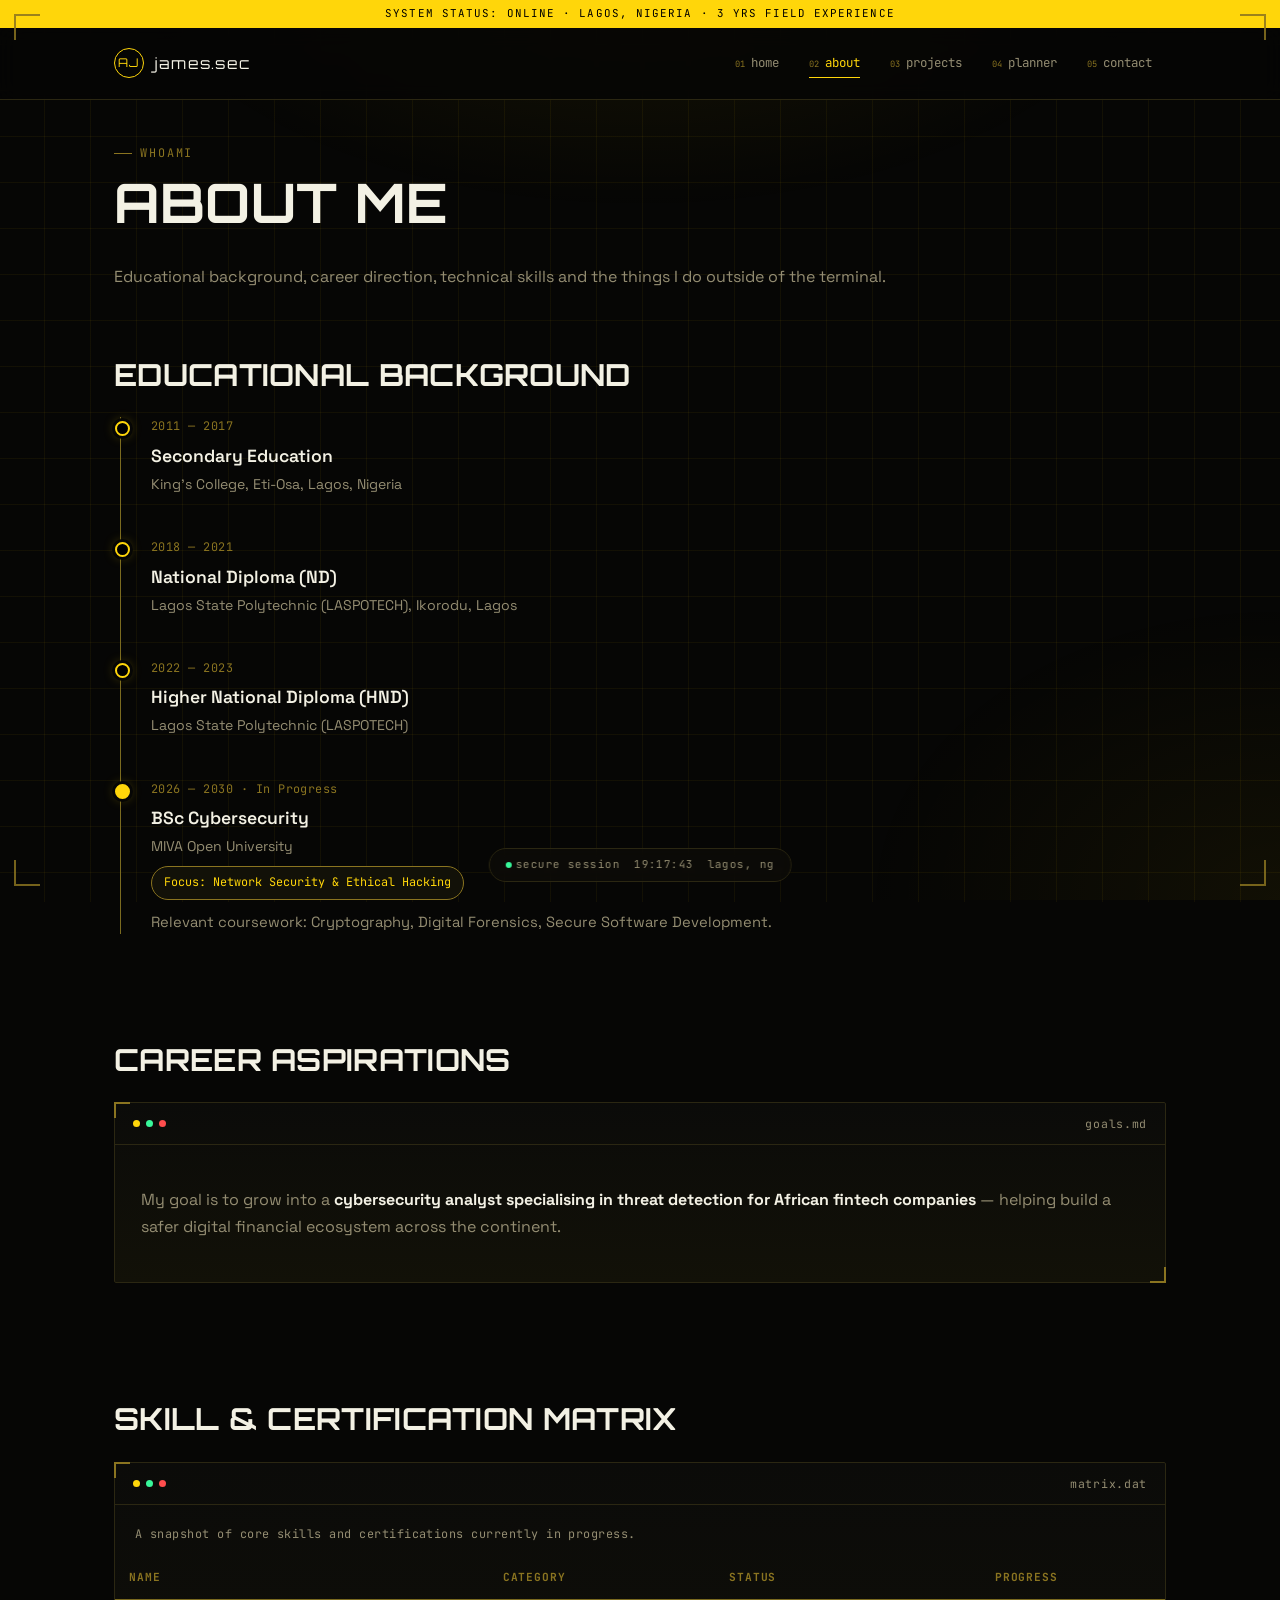
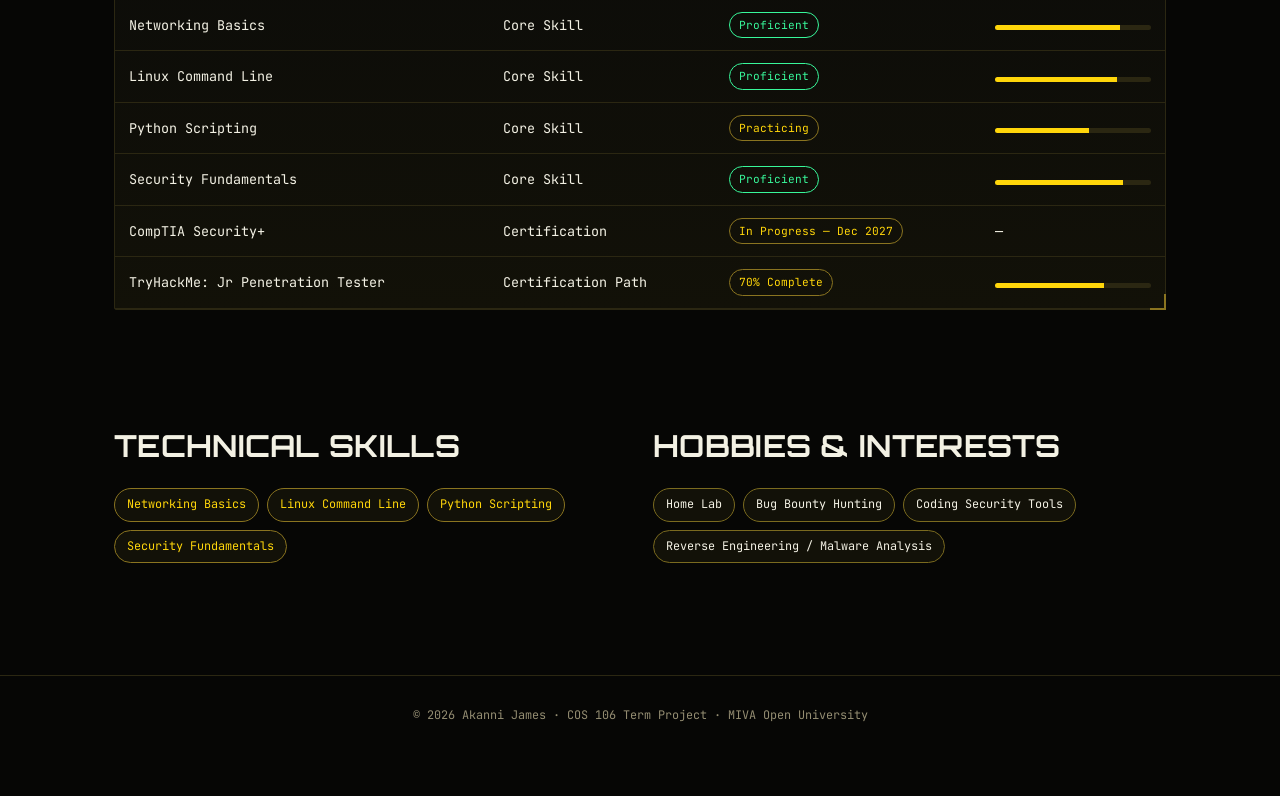
<file: about.html>
<!DOCTYPE html>
<html lang="en">
<head>
<meta charset="UTF-8">
<meta name="viewport" content="width=device-width, initial-scale=1.0">
<title>About Me — Akanni James</title>
<meta name="description" content="Educational background, career aspirations, technical skills and hobbies of Akanni James.">
<link rel="preconnect" href="https://fonts.googleapis.com">
<link href="https://fonts.googleapis.com/css2?family=Orbitron:wght@600;700;900&family=Space+Grotesk:wght@400;500;600;700&family=JetBrains+Mono:wght@400;500;700&display=swap" rel="stylesheet">
<link rel="stylesheet" href="style.css">
</head>
<body>

<div id="preloader" aria-hidden="true">
  <div class="boot-box">
    <div class="boot-logo">AJ // SECURE PORTFOLIO</div>
    <div class="boot-lines"></div>
    <div class="boot-track"><div class="boot-fill"></div></div>
    <div class="boot-pct">0%</div>
  </div>
</div>

<div class="hud-progress" id="hudProgress"></div>
<div class="hud-corner hud-corner--tl"></div>
<div class="hud-corner hud-corner--tr"></div>
<div class="hud-corner hud-corner--bl"></div>
<div class="hud-corner hud-corner--br"></div>
<div class="hud-readout">
  <span><span class="hud-dot"></span>secure session</span>
  <span id="hudClock">--:--:--</span>
  <span>lagos, ng</span>
</div>

<div class="status-strip">SYSTEM STATUS: ONLINE · LAGOS, NIGERIA · 3 YRS FIELD EXPERIENCE</div>
<a href="#main" class="skip-link">Skip to content</a>

<header class="site-header">
  <div class="container">
    <div class="brand"><span class="mark">AJ</span>james.sec</div>
    <button class="nav-toggle" aria-label="Toggle navigation" aria-expanded="false">menu</button>
    <ul class="nav-links">
      <li><a href="index.html"><span class="idx">01</span>home</a></li>
      <li><a href="about.html" aria-current="page"><span class="idx">02</span>about</a></li>
      <li><a href="projects.html"><span class="idx">03</span>projects</a></li>
      <li><a href="planner.html"><span class="idx">04</span>planner</a></li>
      <li><a href="contact.html"><span class="idx">05</span>contact</a></li>
    </ul>
  </div>
</header>

<main id="main">
  <div class="container">

    <section style="padding-top:44px;">
      <div class="eyebrow">whoami</div>
      <h1>About Me</h1>
      <p>Educational background, career direction, technical skills and the things I do outside of the terminal.</p>
    </section>

    <section style="padding-top:0;" class="reveal">
      <h2>Educational Background</h2>
      <ol class="timeline">
        <li class="timeline-item">
          <span class="timeline-date">2011 — 2017</span>
          <h3>Secondary Education</h3>
          <div class="school">King's College, Eti-Osa, Lagos, Nigeria</div>
        </li>
        <li class="timeline-item">
          <span class="timeline-date">2018 — 2021</span>
          <h3>National Diploma (ND)</h3>
          <div class="school">Lagos State Polytechnic (LASPOTECH), Ikorodu, Lagos</div>
        </li>
        <li class="timeline-item">
          <span class="timeline-date">2022 — 2023</span>
          <h3>Higher National Diploma (HND)</h3>
          <div class="school">Lagos State Polytechnic (LASPOTECH)</div>
        </li>
        <li class="timeline-item current">
          <span class="timeline-date">2026 — 2030 · In Progress</span>
          <h3>BSc Cybersecurity</h3>
          <div class="school">MIVA Open University</div>
          <div class="tag-row" style="margin-top:8px;">
            <span class="tag tag--yellow">Focus: Network Security &amp; Ethical Hacking</span>
          </div>
          <p style="margin-top:10px; font-size:0.92rem;">
            Relevant coursework: Cryptography, Digital Forensics, Secure Software Development.
          </p>
        </li>
      </ol>
    </section>

    <section class="reveal">
      <h2>Career Aspirations</h2>
      <div class="panel">
        <div class="panel__bar">
          <span class="dots"><span></span><span></span><span></span></span>
          <span>goals.md</span>
        </div>
        <div class="panel__body">
          <p>My goal is to grow into a <strong style="color:var(--text);">cybersecurity analyst specialising in threat detection for African fintech companies</strong> — helping build a safer digital financial ecosystem across the continent.</p>
        </div>
      </div>
    </section>

    <section class="reveal">
      <h2>Skill &amp; Certification Matrix</h2>
      <div class="panel">
        <div class="panel__bar">
          <span class="dots"><span></span><span></span><span></span></span>
          <span>matrix.dat</span>
        </div>
        <div class="panel__body" style="overflow-x:auto; padding:0;">
          <table class="data-table">
            <caption style="padding:20px 20px 0;">A snapshot of core skills and certifications currently in progress.</caption>
            <thead>
              <tr>
                <th scope="col">Name</th>
                <th scope="col">Category</th>
                <th scope="col">Status</th>
                <th scope="col">Progress</th>
              </tr>
            </thead>
            <tbody>
              <tr>
                <td>Networking Basics</td>
                <td>Core Skill</td>
                <td><span class="status-pill status-pill--active">Proficient</span></td>
                <td class="progress-cell"><div class="mini-track"><div class="mini-fill" data-fill-to="80"></div></div></td>
              </tr>
              <tr>
                <td>Linux Command Line</td>
                <td>Core Skill</td>
                <td><span class="status-pill status-pill--active">Proficient</span></td>
                <td class="progress-cell"><div class="mini-track"><div class="mini-fill" data-fill-to="78"></div></div></td>
              </tr>
              <tr>
                <td>Python Scripting</td>
                <td>Core Skill</td>
                <td><span class="status-pill status-pill--progress">Practicing</span></td>
                <td class="progress-cell"><div class="mini-track"><div class="mini-fill" data-fill-to="60"></div></div></td>
              </tr>
              <tr>
                <td>Security Fundamentals</td>
                <td>Core Skill</td>
                <td><span class="status-pill status-pill--active">Proficient</span></td>
                <td class="progress-cell"><div class="mini-track"><div class="mini-fill" data-fill-to="82"></div></div></td>
              </tr>
              <tr>
                <td>CompTIA Security+</td>
                <td>Certification</td>
                <td><span class="status-pill status-pill--progress">In Progress — Dec 2027</span></td>
                <td class="progress-cell">—</td>
              </tr>
              <tr>
                <td>TryHackMe: Jr Penetration Tester</td>
                <td>Certification Path</td>
                <td><span class="status-pill status-pill--progress">70% Complete</span></td>
                <td class="progress-cell"><div class="mini-track"><div class="mini-fill" data-fill-to="70"></div></div></td>
              </tr>
            </tbody>
          </table>
        </div>
      </div>
    </section>

    <section class="grid-2 reveal">
      <div>
        <h2>Technical Skills</h2>
        <div class="tag-row">
          <span class="tag tag--yellow">Networking Basics</span>
          <span class="tag tag--yellow">Linux Command Line</span>
          <span class="tag tag--yellow">Python Scripting</span>
          <span class="tag tag--yellow">Security Fundamentals</span>
        </div>
      </div>
      <div>
        <h2>Hobbies &amp; Interests</h2>
        <div class="tag-row">
          <span class="tag">Home Lab</span>
          <span class="tag">Bug Bounty Hunting</span>
          <span class="tag">Coding Security Tools</span>
          <span class="tag">Reverse Engineering / Malware Analysis</span>
        </div>
      </div>
    </section>

  </div>
</main>

<footer>
  <div class="container">
    &copy; 2026 Akanni James · COS 106 Term Project · MIVA Open University
  </div>
</footer>

<script src="script.js"></script>
</body>
</html>
</file>
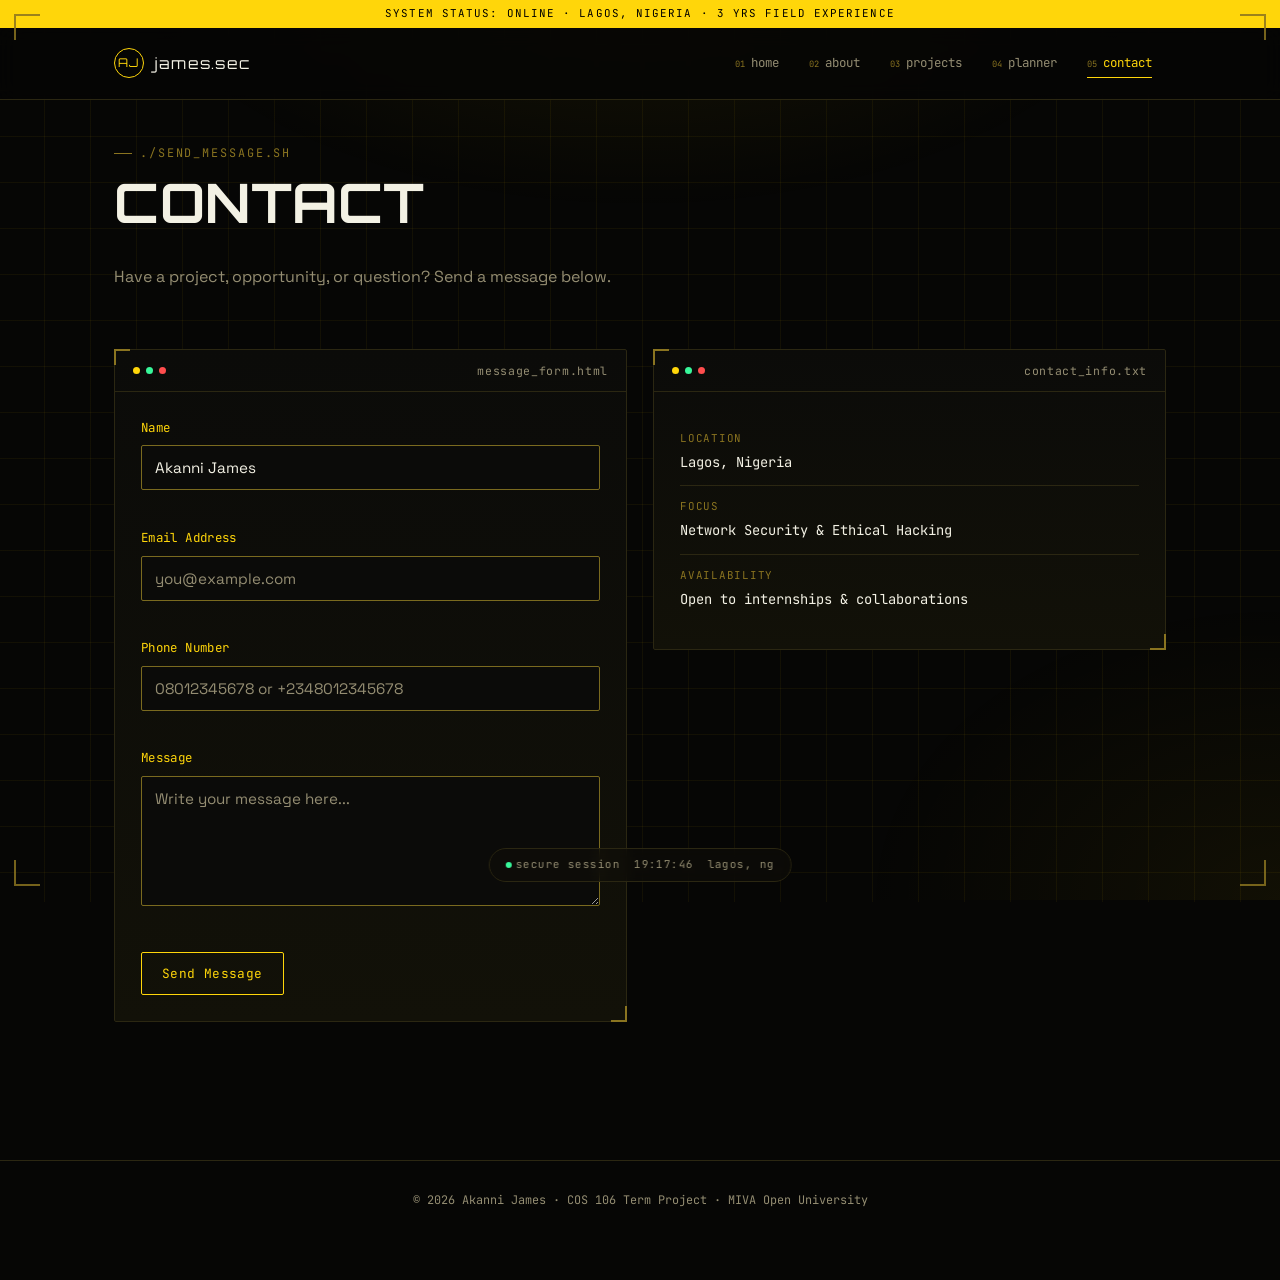
<file: contact.html>
<!DOCTYPE html>
<html lang="en">
<head>
<meta charset="UTF-8">
<meta name="viewport" content="width=device-width, initial-scale=1.0">
<title>Contact — Akanni James</title>
<meta name="description" content="Get in touch with Akanni James.">
<link rel="preconnect" href="https://fonts.googleapis.com">
<link href="https://fonts.googleapis.com/css2?family=Orbitron:wght@600;700;900&family=Space+Grotesk:wght@400;500;600;700&family=JetBrains+Mono:wght@400;500;700&display=swap" rel="stylesheet">
<link rel="stylesheet" href="style.css">
</head>
<body>

<div id="preloader" aria-hidden="true">
  <div class="boot-box">
    <div class="boot-logo">AJ // SECURE PORTFOLIO</div>
    <div class="boot-lines"></div>
    <div class="boot-track"><div class="boot-fill"></div></div>
    <div class="boot-pct">0%</div>
  </div>
</div>

<div class="hud-progress" id="hudProgress"></div>
<div class="hud-corner hud-corner--tl"></div>
<div class="hud-corner hud-corner--tr"></div>
<div class="hud-corner hud-corner--bl"></div>
<div class="hud-corner hud-corner--br"></div>
<div class="hud-readout">
  <span><span class="hud-dot"></span>secure session</span>
  <span id="hudClock">--:--:--</span>
  <span>lagos, ng</span>
</div>

<div class="status-strip">SYSTEM STATUS: ONLINE · LAGOS, NIGERIA · 3 YRS FIELD EXPERIENCE</div>
<a href="#main" class="skip-link">Skip to content</a>

<header class="site-header">
  <div class="container">
    <div class="brand"><span class="mark">AJ</span>james.sec</div>
    <button class="nav-toggle" aria-label="Toggle navigation" aria-expanded="false">menu</button>
    <ul class="nav-links">
      <li><a href="index.html"><span class="idx">01</span>home</a></li>
      <li><a href="about.html"><span class="idx">02</span>about</a></li>
      <li><a href="projects.html"><span class="idx">03</span>projects</a></li>
      <li><a href="planner.html"><span class="idx">04</span>planner</a></li>
      <li><a href="contact.html" aria-current="page"><span class="idx">05</span>contact</a></li>
    </ul>
  </div>
</header>

<main id="main">
  <div class="container">

    <section style="padding-top:44px;">
      <div class="eyebrow">./send_message.sh</div>
      <h1>Contact</h1>
      <p>Have a project, opportunity, or question? Send a message below.</p>
    </section>

    <section style="padding-top:0;" class="reveal">
      <div class="grid-2">

        <div class="panel">
          <div class="panel__bar">
            <span class="dots"><span></span><span></span><span></span></span>
            <span>message_form.html</span>
          </div>
          <div class="panel__body">

            <form id="contactForm" novalidate>
              <div class="form-group">
                <label for="name">Name</label>
                <input type="text" id="name" name="name" value="Akanni James" placeholder="Your full name" required>
                <div class="field-error" data-error-for="name"></div>
              </div>

              <div class="form-group">
                <label for="email">Email Address</label>
                <input type="email" id="email" name="email" placeholder="you@example.com" required>
                <div class="field-error" data-error-for="email"></div>
              </div>

              <div class="form-group">
                <label for="phone">Phone Number</label>
                <input type="tel" id="phone" name="phone" placeholder="08012345678 or +2348012345678" required>
                <div class="field-error" data-error-for="phone"></div>
              </div>

              <div class="form-group">
                <label for="message">Message</label>
                <textarea id="message" name="message" placeholder="Write your message here..." required></textarea>
                <div class="field-error" data-error-for="message"></div>
              </div>

              <button type="submit" class="btn">Send Message</button>
              <div id="formStatus" class="form-status" role="status" aria-live="polite"></div>
            </form>

          </div>
        </div>

        <div>
          <div class="panel">
            <div class="panel__bar">
              <span class="dots"><span></span><span></span><span></span></span>
              <span>contact_info.txt</span>
            </div>
            <div class="panel__body">
              <ul class="contact-info-list">
                <li><span class="k">Location</span> Lagos, Nigeria</li>
                <li><span class="k">Focus</span> Network Security &amp; Ethical Hacking</li>
                <li><span class="k">Availability</span> Open to internships &amp; collaborations</li>
              </ul>
            </div>
          </div>
        </div>

      </div>
    </section>

  </div>
</main>

<footer>
  <div class="container">
    &copy; 2026 Akanni James · COS 106 Term Project · MIVA Open University
  </div>
</footer>

<script src="script.js"></script>
</body>
</html>
</file>
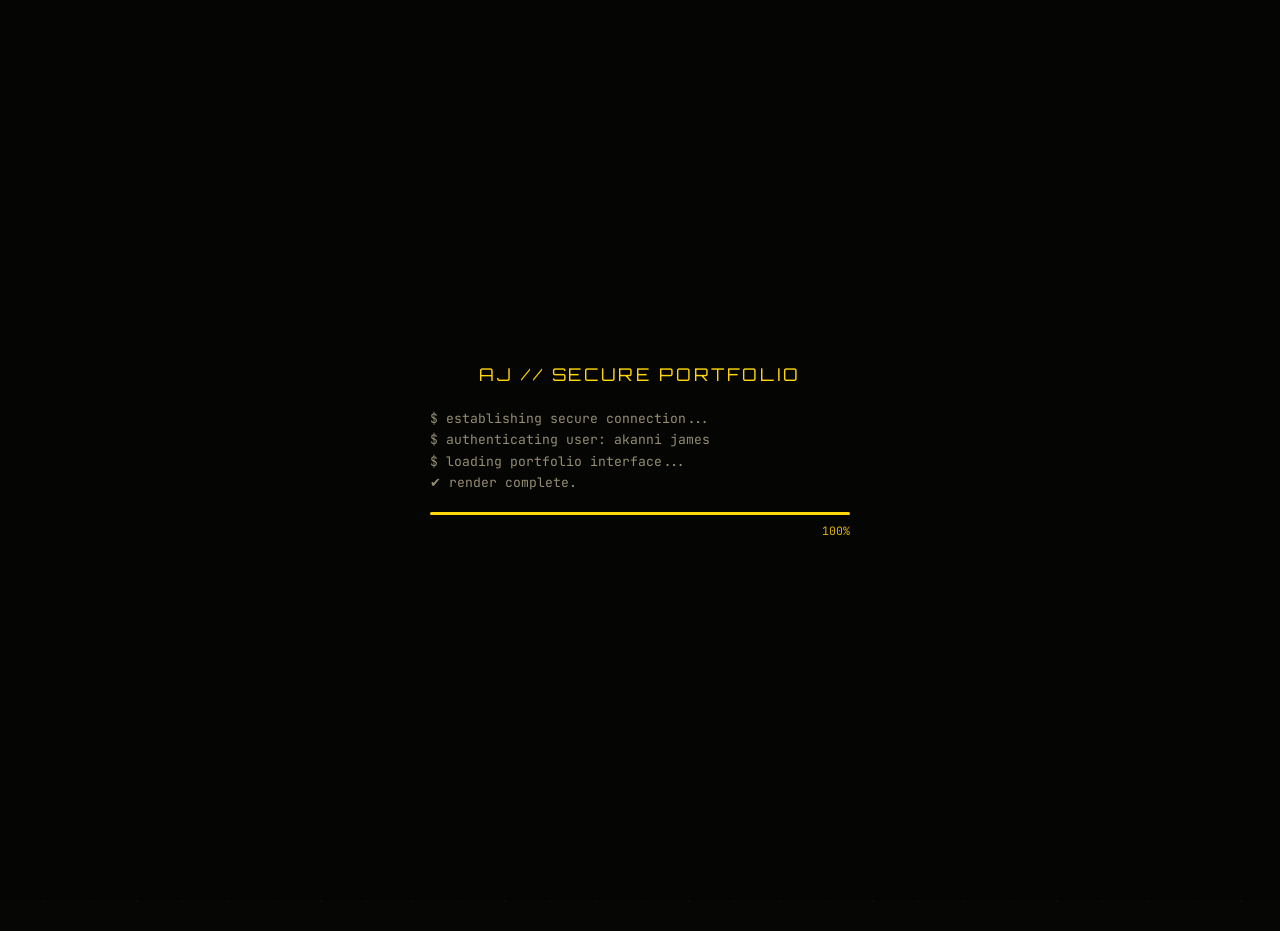
<file: planner.html>
<!DOCTYPE html>
<html lang="en">
<head>
<meta charset="UTF-8">
<meta name="viewport" content="width=device-width, initial-scale=1.0">
<title>Academic Planner — Akanni James</title>
<meta name="description" content="Interactive academic task planner for Akanni James.">
<link rel="preconnect" href="https://fonts.googleapis.com">
<link href="https://fonts.googleapis.com/css2?family=Orbitron:wght@600;700;900&family=Space+Grotesk:wght@400;500;600;700&family=JetBrains+Mono:wght@400;500;700&display=swap" rel="stylesheet">
<link rel="stylesheet" href="style.css">
</head>
<body>

<div id="preloader" aria-hidden="true">
  <div class="boot-box">
    <div class="boot-logo">AJ // SECURE PORTFOLIO</div>
    <div class="boot-lines"></div>
    <div class="boot-track"><div class="boot-fill"></div></div>
    <div class="boot-pct">0%</div>
  </div>
</div>

<div class="hud-progress" id="hudProgress"></div>
<div class="hud-corner hud-corner--tl"></div>
<div class="hud-corner hud-corner--tr"></div>
<div class="hud-corner hud-corner--bl"></div>
<div class="hud-corner hud-corner--br"></div>
<div class="hud-readout">
  <span><span class="hud-dot"></span>secure session</span>
  <span id="hudClock">--:--:--</span>
  <span>lagos, ng</span>
</div>

<div class="status-strip">SYSTEM STATUS: ONLINE · LAGOS, NIGERIA · 3 YRS FIELD EXPERIENCE</div>
<a href="#main" class="skip-link">Skip to content</a>

<header class="site-header">
  <div class="container">
    <div class="brand"><span class="mark">AJ</span>james.sec</div>
    <button class="nav-toggle" aria-label="Toggle navigation" aria-expanded="false">menu</button>
    <ul class="nav-links">
      <li><a href="index.html"><span class="idx">01</span>home</a></li>
      <li><a href="about.html"><span class="idx">02</span>about</a></li>
      <li><a href="projects.html"><span class="idx">03</span>projects</a></li>
      <li><a href="planner.html" aria-current="page"><span class="idx">04</span>planner</a></li>
      <li><a href="contact.html"><span class="idx">05</span>contact</a></li>
    </ul>
  </div>
</header>

<main id="main">
  <div class="container">

    <section style="padding-top:44px;">
      <div class="eyebrow">./task_manager.sh</div>
      <h1>Academic Planner</h1>
      <p>Add tasks, set a priority, mark them complete, or delete them. Your list is saved in this browser, so it will still be here next time you visit.</p>
    </section>

    <section style="padding-top:0;" class="reveal">
      <div class="panel">
        <div class="panel__bar">
          <span class="dots"><span></span><span></span><span></span></span>
          <span>task_manager.sh — live</span>
        </div>
        <div class="panel__body">

          <form id="plannerForm" class="planner-form" novalidate>
            <label for="taskInput" class="visually-hidden">Task description</label>
            <input type="text" id="taskInput" placeholder="e.g. Submit COS 106 term project" required>

            <label for="taskDue" class="visually-hidden">Due date</label>
            <input type="date" id="taskDue" style="max-width:160px;">

            <label for="taskPriority" class="visually-hidden">Priority level</label>
            <select id="taskPriority" style="max-width:150px;">
              <option value="low">Low priority</option>
              <option value="medium" selected>Medium priority</option>
              <option value="high">High priority</option>
              <option value="critical">Critical</option>
            </select>

            <button type="submit" class="btn">Add Task</button>
          </form>

          <ul id="taskList" class="task-list"></ul>
          <p id="taskEmpty" class="task-empty">No tasks yet — add your first one above.</p>
          <p id="plannerSummary" class="planner-summary">0/0 task(s) completed</p>

        </div>
      </div>
    </section>

  </div>
</main>

<footer>
  <div class="container">
    &copy; 2026 Akanni James · COS 106 Term Project · MIVA Open University
  </div>
</footer>

<script src="script.js"></script>
</body>
</html>
</file>
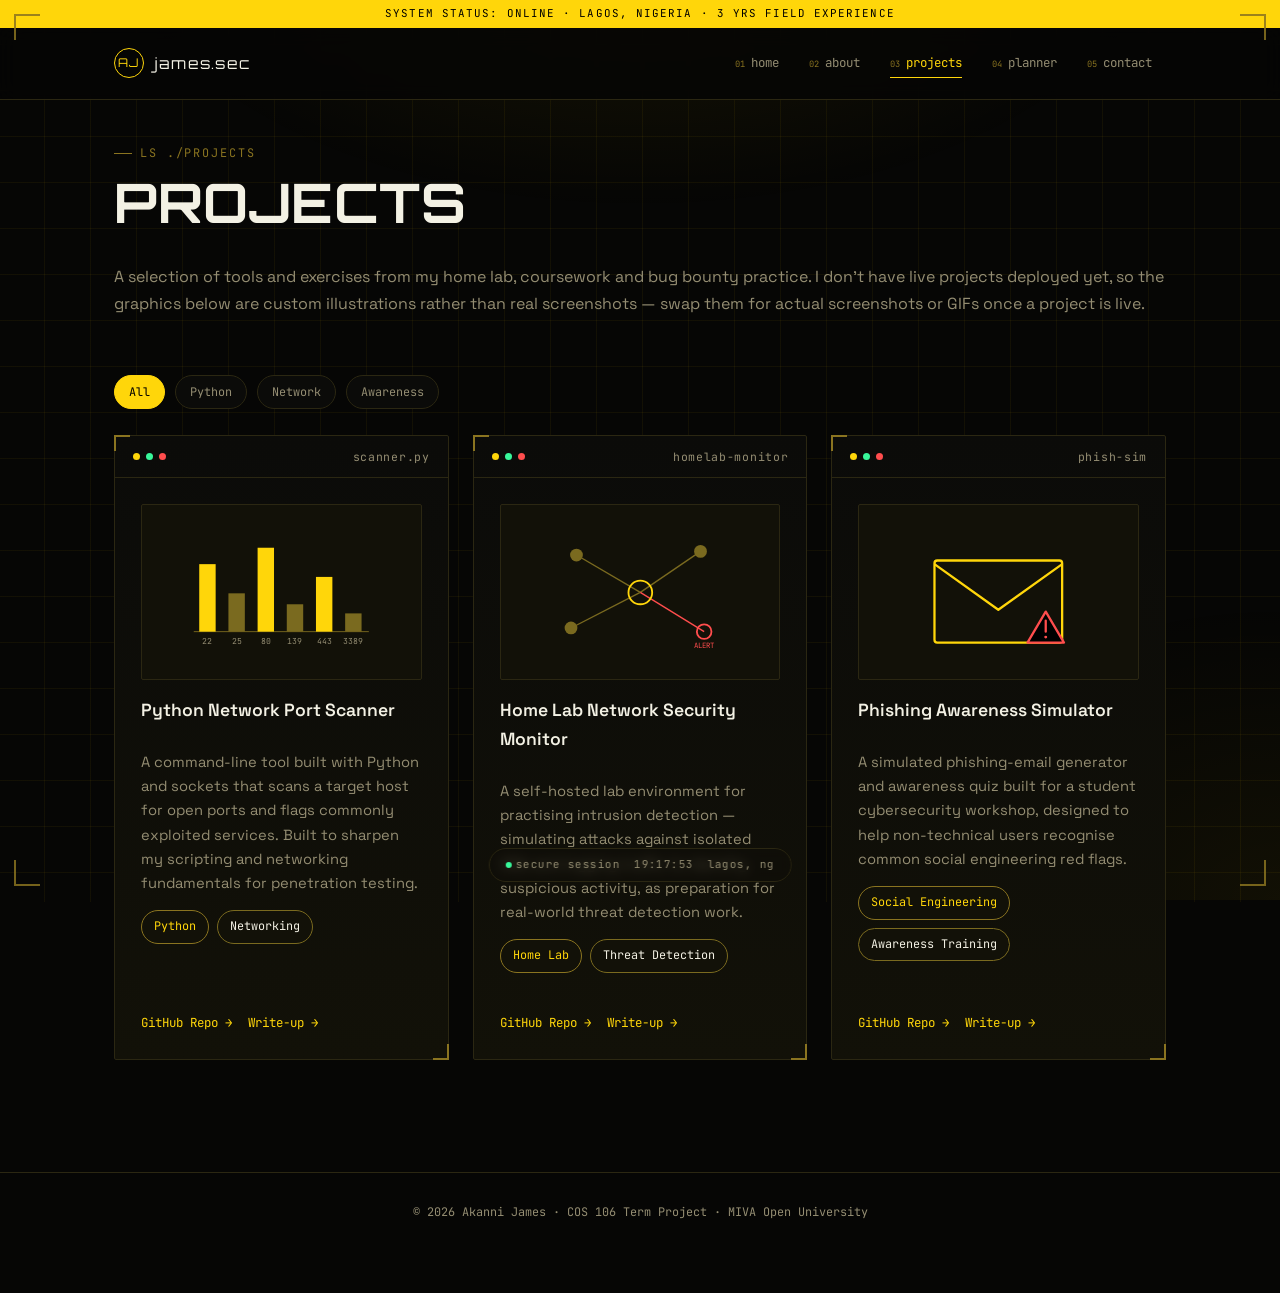
<file: projects.html>
<!DOCTYPE html>
<html lang="en">
<head>
<meta charset="UTF-8">
<meta name="viewport" content="width=device-width, initial-scale=1.0">
<title>Projects — Akanni James</title>
<meta name="description" content="Sample cybersecurity and ethical hacking projects by Akanni James.">
<link rel="preconnect" href="https://fonts.googleapis.com">
<link href="https://fonts.googleapis.com/css2?family=Orbitron:wght@600;700;900&family=Space+Grotesk:wght@400;500;600;700&family=JetBrains+Mono:wght@400;500;700&display=swap" rel="stylesheet">
<link rel="stylesheet" href="style.css">
</head>
<body>

<div id="preloader" aria-hidden="true">
  <div class="boot-box">
    <div class="boot-logo">AJ // SECURE PORTFOLIO</div>
    <div class="boot-lines"></div>
    <div class="boot-track"><div class="boot-fill"></div></div>
    <div class="boot-pct">0%</div>
  </div>
</div>

<div class="hud-progress" id="hudProgress"></div>
<div class="hud-corner hud-corner--tl"></div>
<div class="hud-corner hud-corner--tr"></div>
<div class="hud-corner hud-corner--bl"></div>
<div class="hud-corner hud-corner--br"></div>
<div class="hud-readout">
  <span><span class="hud-dot"></span>secure session</span>
  <span id="hudClock">--:--:--</span>
  <span>lagos, ng</span>
</div>

<div class="status-strip">SYSTEM STATUS: ONLINE · LAGOS, NIGERIA · 3 YRS FIELD EXPERIENCE</div>
<a href="#main" class="skip-link">Skip to content</a>

<header class="site-header">
  <div class="container">
    <div class="brand"><span class="mark">AJ</span>james.sec</div>
    <button class="nav-toggle" aria-label="Toggle navigation" aria-expanded="false">menu</button>
    <ul class="nav-links">
      <li><a href="index.html"><span class="idx">01</span>home</a></li>
      <li><a href="about.html"><span class="idx">02</span>about</a></li>
      <li><a href="projects.html" aria-current="page"><span class="idx">03</span>projects</a></li>
      <li><a href="planner.html"><span class="idx">04</span>planner</a></li>
      <li><a href="contact.html"><span class="idx">05</span>contact</a></li>
    </ul>
  </div>
</header>

<main id="main">
  <div class="container">

    <section style="padding-top:44px;">
      <div class="eyebrow">ls ./projects</div>
      <h1>Projects</h1>
      <p>A selection of tools and exercises from my home lab, coursework and bug bounty practice. I don't have live projects deployed yet, so the graphics below are custom illustrations rather than real screenshots — swap them for actual screenshots or GIFs once a project is live.</p>
    </section>

    <section style="padding-top:0;" class="reveal">
      <div class="filter-row" role="group" aria-label="Filter projects by category">
        <button class="filter-btn active" data-filter="all" type="button">All</button>
        <button class="filter-btn" data-filter="python" type="button">Python</button>
        <button class="filter-btn" data-filter="network" type="button">Network</button>
        <button class="filter-btn" data-filter="awareness" type="button">Awareness</button>
      </div>

      <div class="grid-3">

        <article class="panel project-card" data-tags="python network">
          <div class="panel__bar">
            <span class="dots"><span></span><span></span><span></span></span>
            <span>scanner.py</span>
          </div>
          <div class="panel__body project-card">
            <div class="project-thumb" aria-hidden="true">
              <svg viewBox="0 0 220 130" width="72%" height="72%" role="img" aria-label="Bar chart representing scanned ports">
                <line x1="14" y1="108" x2="206" y2="108" stroke="var(--border-bright)" stroke-width="1"/>
                <rect x="20" y="34" width="18" height="74" fill="var(--yellow)"/>
                <rect x="52" y="66" width="18" height="42" fill="var(--border-bright)"/>
                <rect x="84" y="16" width="18" height="92" fill="var(--yellow)"/>
                <rect x="116" y="78" width="18" height="30" fill="var(--border-bright)"/>
                <rect x="148" y="48" width="18" height="60" fill="var(--yellow)"/>
                <rect x="180" y="88" width="18" height="20" fill="var(--border-bright)"/>
                <text x="29" y="122" font-family="JetBrains Mono, monospace" font-size="9" fill="var(--text-dim)" text-anchor="middle">22</text>
                <text x="61" y="122" font-family="JetBrains Mono, monospace" font-size="9" fill="var(--text-dim)" text-anchor="middle">25</text>
                <text x="93" y="122" font-family="JetBrains Mono, monospace" font-size="9" fill="var(--text-dim)" text-anchor="middle">80</text>
                <text x="125" y="122" font-family="JetBrains Mono, monospace" font-size="9" fill="var(--text-dim)" text-anchor="middle">139</text>
                <text x="157" y="122" font-family="JetBrains Mono, monospace" font-size="9" fill="var(--text-dim)" text-anchor="middle">443</text>
                <text x="189" y="122" font-family="JetBrains Mono, monospace" font-size="9" fill="var(--text-dim)" text-anchor="middle">3389</text>
              </svg>
            </div>
            <h3>Python Network Port Scanner</h3>
            <p>A command-line tool built with Python and sockets that scans a target host for open ports and flags commonly exploited services. Built to sharpen my scripting and networking fundamentals for penetration testing.</p>
            <div class="tag-row">
              <span class="tag tag--yellow">Python</span>
              <span class="tag">Networking</span>
            </div>
            <div class="project-links">
              <a href="#">GitHub Repo →</a>
              <a href="#">Write-up →</a>
            </div>
          </div>
        </article>

        <article class="panel project-card" data-tags="network">
          <div class="panel__bar">
            <span class="dots"><span></span><span></span><span></span></span>
            <span>homelab-monitor</span>
          </div>
          <div class="panel__body project-card">
            <div class="project-thumb" aria-hidden="true">
              <svg viewBox="0 0 220 130" width="72%" height="72%" role="img" aria-label="Network topology diagram with a flagged device">
                <line x1="110" y1="65" x2="40" y2="24" stroke="var(--border-bright)" stroke-width="1.5"/>
                <line x1="110" y1="65" x2="176" y2="20" stroke="var(--border-bright)" stroke-width="1.5"/>
                <line x1="110" y1="65" x2="34" y2="104" stroke="var(--border-bright)" stroke-width="1.5"/>
                <line x1="110" y1="65" x2="180" y2="108" stroke="var(--danger)" stroke-width="1.5"/>
                <circle cx="110" cy="65" r="13" fill="none" stroke="var(--yellow)" stroke-width="2"/>
                <circle cx="40" cy="24" r="7" fill="var(--border-bright)"/>
                <circle cx="176" cy="20" r="7" fill="var(--border-bright)"/>
                <circle cx="34" cy="104" r="7" fill="var(--border-bright)"/>
                <circle cx="180" cy="108" r="8" fill="none" stroke="var(--danger)" stroke-width="2"/>
                <text x="180" y="126" font-family="JetBrains Mono, monospace" font-size="8" fill="var(--danger)" text-anchor="middle">ALERT</text>
              </svg>
            </div>
            <h3>Home Lab Network Security Monitor</h3>
            <p>A self-hosted lab environment for practising intrusion detection — simulating attacks against isolated VMs and logging traffic to identify suspicious activity, as preparation for real-world threat detection work.</p>
            <div class="tag-row">
              <span class="tag tag--yellow">Home Lab</span>
              <span class="tag">Threat Detection</span>
            </div>
            <div class="project-links">
              <a href="#">GitHub Repo →</a>
              <a href="#">Write-up →</a>
            </div>
          </div>
        </article>

        <article class="panel project-card" data-tags="awareness">
          <div class="panel__bar">
            <span class="dots"><span></span><span></span><span></span></span>
            <span>phish-sim</span>
          </div>
          <div class="panel__body project-card">
            <div class="project-thumb" aria-hidden="true">
              <svg viewBox="0 0 220 130" width="72%" height="72%" role="img" aria-label="Envelope icon with a phishing warning badge">
                <rect x="40" y="30" width="140" height="90" rx="3" fill="none" stroke="var(--yellow)" stroke-width="2.5"/>
                <polyline points="40,34 110,84 180,34" fill="none" stroke="var(--yellow)" stroke-width="2.5" stroke-linejoin="round"/>
                <polygon points="162,86 182,120 142,120" fill="#000" stroke="var(--danger)" stroke-width="2.5" stroke-linejoin="round"/>
                <line x1="162" y1="96" x2="162" y2="108" stroke="var(--danger)" stroke-width="2.5" stroke-linecap="round"/>
                <circle cx="162" cy="114" r="1.6" fill="var(--danger)"/>
              </svg>
            </div>
            <h3>Phishing Awareness Simulator</h3>
            <p>A simulated phishing-email generator and awareness quiz built for a student cybersecurity workshop, designed to help non-technical users recognise common social engineering red flags.</p>
            <div class="tag-row">
              <span class="tag tag--yellow">Social Engineering</span>
              <span class="tag">Awareness Training</span>
            </div>
            <div class="project-links">
              <a href="#">GitHub Repo →</a>
              <a href="#">Write-up →</a>
            </div>
          </div>
        </article>

      </div>
    </section>

  </div>
</main>

<footer>
  <div class="container">
    &copy; 2026 Akanni James · COS 106 Term Project · MIVA Open University
  </div>
</footer>

<script src="script.js"></script>
</body>
</html>
</file>
<file: style.css>
/* =========================================================
   COS 106 Term Project — Akanni James Student Portfolio
   DESIGN CONCEPT: "Security Console"
   The site behaves like a single interface you're logged into —
   a persistent HUD frame, live status readouts, a boot sequence
   on first load, and glass panels edged with corner brackets.
   Grounded in the subject: cybersecurity / ethical hacking.
   ========================================================= */

:root {
  --bg: #060605;
  --bg-1: #0b0b09;
  --bg-2: #121108;
  --glass: rgba(15, 14, 9, 0.6);
  --grid-line: rgba(255, 214, 10, 0.055);
  --border: #2b2712;
  --border-bright: #7a6a1f;
  --yellow: #ffd60a;
  --yellow-soft: #d9b400;
  --yellow-dim: #8a7420;
  --glow: rgba(255, 214, 10, 0.35);
  --text: #f3f1e4;
  --text-dim: #948d72;
  --danger: #ff4d4d;
  --safe: #38f79a;
  --radius: 2px;
  --display: 'Orbitron', sans-serif;
  --body: 'Space Grotesk', -apple-system, sans-serif;
  --mono: 'JetBrains Mono', 'Courier New', monospace;
  --ease: cubic-bezier(0.16, 1, 0.3, 1);
}

* { box-sizing: border-box; }
html { scroll-behavior: smooth; }

body {
  margin: 0;
  background: var(--bg);
  color: var(--text);
  font-family: var(--body);
  line-height: 1.65;
  min-height: 100vh;
  overflow-x: hidden;
  position: relative;
}

body::before {
  content: "";
  position: fixed;
  inset: -2px;
  z-index: -2;
  background-image:
    linear-gradient(var(--grid-line) 1px, transparent 1px),
    linear-gradient(90deg, var(--grid-line) 1px, transparent 1px);
  background-size: 46px 46px;
  animation: driftGrid 40s linear infinite;
}

body::after {
  content: "";
  position: fixed;
  inset: 0;
  z-index: -1;
  background: radial-gradient(ellipse 900px 500px at 50% -10%, rgba(255,214,10,0.09), transparent 60%),
              radial-gradient(ellipse 700px 500px at 100% 100%, rgba(255,214,10,0.05), transparent 60%);
  pointer-events: none;
}

@keyframes driftGrid {
  from { background-position: 0 0, 0 0; }
  to { background-position: 46px 46px, 46px 46px; }
}

a { color: var(--yellow); text-decoration: none; }
a:hover { color: #fff; }

h1, h2, h3, h4 {
  font-family: var(--display);
  color: var(--text);
  letter-spacing: 0.01em;
  margin: 0 0 0.6em 0;
  text-transform: uppercase;
}

h1 { font-size: clamp(2rem, 5vw, 3.4rem); line-height: 1.08; }
h2 { font-size: clamp(1.3rem, 3vw, 1.9rem); }
h3 { font-family: var(--body); font-weight: 600; font-size: 1.1rem; text-transform: none; letter-spacing: 0; }

p { color: var(--text-dim); }

.container {
  max-width: 1100px;
  margin: 0 auto;
  padding: 0 24px;
  position: relative;
  z-index: 1;
}

code { font-family: var(--mono); color: var(--yellow); }

.skip-link {
  position: absolute;
  left: -999px;
  top: 0;
  background: var(--yellow);
  color: #000;
  padding: 10px 16px;
  z-index: 999;
  font-family: var(--mono);
}
.skip-link:focus { left: 12px; top: 12px; }

a:focus-visible, button:focus-visible, input:focus-visible,
textarea:focus-visible, select:focus-visible {
  outline: 2px solid var(--yellow);
  outline-offset: 3px;
}

.visually-hidden { position: absolute; left: -9999px; }

/* =========================================================
   PRELOADER — boot sequence (signature moment, first visit only)
   ========================================================= */
#preloader {
  position: fixed;
  inset: 0;
  z-index: 1000;
  background: #050504;
  display: flex;
  align-items: center;
  justify-content: center;
  transition: opacity 0.5s var(--ease), visibility 0.5s var(--ease);
}
#preloader.hide { opacity: 0; visibility: hidden; pointer-events: none; }

.boot-box { width: min(420px, 86vw); font-family: var(--mono); font-size: 0.82rem; }
.boot-logo { font-family: var(--display); color: var(--yellow); font-size: 1.1rem; letter-spacing: 0.15em; margin-bottom: 18px; text-align: center; }
.boot-lines { color: var(--text-dim); min-height: 90px; margin-bottom: 14px; white-space: pre-wrap; }
.boot-lines .ok { color: var(--safe); }
.boot-track { height: 3px; background: var(--border); border-radius: 999px; overflow: hidden; }
.boot-fill { height: 100%; width: 0%; background: var(--yellow); box-shadow: 0 0 12px var(--glow); transition: width 0.2s linear; }
.boot-pct { text-align: right; color: var(--yellow-soft); font-size: 0.72rem; margin-top: 6px; }

@media (prefers-reduced-motion: reduce) { #preloader { transition: none; } }

/* =========================================================
   PERSISTENT HUD FRAME
   ========================================================= */
.hud-progress {
  position: fixed; top: 0; left: 0; height: 2px; width: 0%;
  background: var(--yellow); box-shadow: 0 0 10px var(--glow);
  z-index: 200; transition: width 0.1s linear;
}

.hud-corner {
  position: fixed; width: 26px; height: 26px;
  z-index: 150; pointer-events: none; opacity: 0.85;
}
.hud-corner--tl { top: 14px; left: 14px; border-top: 2px solid var(--yellow-dim); border-left: 2px solid var(--yellow-dim); }
.hud-corner--tr { top: 14px; right: 14px; border-top: 2px solid var(--yellow-dim); border-right: 2px solid var(--yellow-dim); }
.hud-corner--bl { bottom: 14px; left: 14px; border-bottom: 2px solid var(--yellow-dim); border-left: 2px solid var(--yellow-dim); }
.hud-corner--br { bottom: 14px; right: 14px; border-bottom: 2px solid var(--yellow-dim); border-right: 2px solid var(--yellow-dim); }

.hud-readout {
  position: fixed; bottom: 18px; left: 50%; transform: translateX(-50%);
  z-index: 150; font-family: var(--mono); font-size: 0.68rem; color: var(--text-dim);
  background: var(--glass); border: 1px solid var(--border); backdrop-filter: blur(6px);
  padding: 7px 16px; border-radius: 999px; display: flex; gap: 14px; align-items: center;
  letter-spacing: 0.04em;
}

.hud-dot {
  width: 6px; height: 6px; border-radius: 50%; background: var(--safe);
  display: inline-block; animation: pulseDot 2s ease-in-out infinite; margin-right: 4px;
}
@keyframes pulseDot {
  0%, 100% { opacity: 1; box-shadow: 0 0 0 0 rgba(56,247,154,0.5); }
  50% { opacity: 0.6; box-shadow: 0 0 0 4px rgba(56,247,154,0); }
}

@media (max-width: 680px) {
  .hud-corner { display: none; }
  .hud-readout { font-size: 0.62rem; padding: 6px 12px; gap: 10px; bottom: 10px; }
}

/* =========================================================
   HEADER / NAV
   ========================================================= */
.status-strip {
  background: var(--yellow); color: #000; font-family: var(--mono);
  font-size: 0.68rem; letter-spacing: 0.1em; text-align: center; padding: 5px 8px;
  position: relative; z-index: 2;
}

.site-header {
  position: sticky; top: 0; z-index: 100;
  background: rgba(6, 6, 5, 0.82); backdrop-filter: blur(10px);
  border-bottom: 1px solid var(--border);
}
.site-header .container {
  display: flex; align-items: center; justify-content: space-between;
  padding-top: 16px; padding-bottom: 16px; gap: 16px; flex-wrap: wrap;
}

.brand {
  font-family: var(--display); font-size: 0.95rem; letter-spacing: 0.08em;
  color: var(--text); display: flex; align-items: center; gap: 10px;
}
.brand span.mark {
  width: 30px; height: 30px; border: 1.5px solid var(--yellow); border-radius: 50%;
  display: flex; align-items: center; justify-content: center; font-size: 0.75rem;
  color: var(--yellow); flex-shrink: 0;
}

.nav-links { list-style: none; display: flex; gap: 2px; margin: 0; padding: 0; font-family: var(--mono); font-size: 0.78rem; }
.nav-links a { color: var(--text-dim); padding: 9px 14px; border-radius: var(--radius); display: inline-flex; align-items: baseline; gap: 6px; position: relative; }
.nav-links a .idx { color: var(--yellow-dim); font-size: 0.7em; }
.nav-links a::after {
  content: ""; position: absolute; left: 14px; right: 14px; bottom: 5px; height: 1px;
  background: var(--yellow); transform: scaleX(0); transform-origin: left; transition: transform 0.25s var(--ease);
}
.nav-links a:hover { color: var(--text); }
.nav-links a:hover::after, .nav-links a[aria-current="page"]::after { transform: scaleX(1); }
.nav-links a[aria-current="page"] { color: var(--yellow); }

.nav-toggle {
  display: none; background: none; border: 1px solid var(--border-bright);
  color: var(--yellow); font-family: var(--mono); padding: 8px 12px; border-radius: var(--radius); cursor: pointer;
}

/* =========================================================
   REVEAL ON SCROLL
   ========================================================= */
.reveal { opacity: 0; transform: translateY(22px); transition: opacity 0.7s var(--ease), transform 0.7s var(--ease); }
.reveal.in-view { opacity: 1; transform: translateY(0); }
@media (prefers-reduced-motion: reduce) { .reveal { opacity: 1; transform: none; transition: none; } }

/* =========================================================
   PANEL (glass, corner-bracketed — core structural unit)
   ========================================================= */
.panel {
  position: relative; background: linear-gradient(180deg, var(--bg-1), var(--bg-2));
  border: 1px solid var(--border); border-radius: var(--radius); margin-bottom: 26px;
}
.panel::before, .panel::after { content: ""; position: absolute; width: 14px; height: 14px; pointer-events: none; transition: border-color 0.25s ease; }
.panel::before { top: -1px; left: -1px; border-top: 2px solid var(--yellow-dim); border-left: 2px solid var(--yellow-dim); }
.panel::after { bottom: -1px; right: -1px; border-bottom: 2px solid var(--yellow-dim); border-right: 2px solid var(--yellow-dim); }
.panel:hover::before, .panel:hover::after { border-color: var(--yellow); }

.panel__bar {
  display: flex; align-items: center; justify-content: space-between; gap: 10px;
  padding: 11px 18px; border-bottom: 1px solid var(--border); font-family: var(--mono);
  font-size: 0.72rem; color: var(--text-dim); letter-spacing: 0.06em;
}
.panel__bar .dots { display: flex; gap: 6px; }
.panel__bar .dots span { width: 7px; height: 7px; border-radius: 50%; }
.panel__bar .dots span:nth-child(1) { background: var(--yellow); }
.panel__bar .dots span:nth-child(2) { background: var(--safe); }
.panel__bar .dots span:nth-child(3) { background: var(--danger); }

.panel__body { padding: 26px; }

/* =========================================================
   HERO
   ========================================================= */
.hero { padding: 54px 0 24px; }
.hero-grid { display: grid; grid-template-columns: 1.35fr 0.9fr; gap: 26px; align-items: stretch; }

.eyebrow {
  font-family: var(--mono); color: var(--yellow-dim); font-size: 0.74rem; text-transform: uppercase;
  letter-spacing: 0.16em; margin-bottom: 10px; display: flex; align-items: center; gap: 8px;
}
.eyebrow::before { content: ""; width: 18px; height: 1px; background: var(--yellow-dim); display: inline-block; }

.glitch-name { position: relative; display: inline-block; }

.typed-line { font-family: var(--mono); color: var(--text-dim); font-size: 0.98rem; min-height: 5.4em; }
.typed-line .cur { display: inline-block; width: 8px; height: 1em; background: var(--yellow); vertical-align: text-bottom; animation: blink 1s steps(1) infinite; }
@keyframes blink { 50% { opacity: 0; } }

.btn-row { display: flex; gap: 12px; flex-wrap: wrap; margin-top: 24px; }

.btn {
  font-family: var(--mono); font-size: 0.8rem; letter-spacing: 0.03em; border: 1px solid var(--yellow);
  background: transparent; color: var(--yellow); padding: 12px 20px; border-radius: var(--radius);
  cursor: pointer; position: relative; transition: color 0.2s ease, background 0.2s ease, box-shadow 0.2s ease, transform 0.1s ease;
}
.btn:hover { background: var(--yellow); color: #000; box-shadow: 0 0 22px var(--glow); }
.btn:active { transform: translateY(1px); }
.btn--ghost { border-color: var(--border-bright); color: var(--text); }
.btn--ghost:hover { background: var(--bg-2); color: var(--yellow); box-shadow: none; }
.btn--danger { border-color: var(--danger); color: var(--danger); }
.btn--danger:hover { background: var(--danger); color: #000; box-shadow: 0 0 18px rgba(255,77,77,0.4); }

.id-card { position: relative; overflow: hidden; }
.id-card__body { padding: 14px; }
.id-photo-wrap { position: relative; overflow: hidden; border-radius: 2px; border: 1px solid var(--border); }
.id-photo-wrap img { width: 100%; aspect-ratio: 4 / 5; object-fit: cover; display: block; filter: contrast(1.08) saturate(0.9); }

.scanline {
  position: absolute; left: 0; right: 0; height: 40%;
  background: linear-gradient(180deg, transparent, rgba(255,214,10,0.18), transparent);
  animation: scan 3.2s ease-in-out infinite;
}
@keyframes scan { 0% { top: -40%; } 100% { top: 100%; } }

.id-status { margin-top: 12px; display: flex; justify-content: space-between; align-items: center; font-family: var(--mono); font-size: 0.68rem; color: var(--safe); letter-spacing: 0.06em; }

@media (prefers-reduced-motion: reduce) { .scanline { animation: none; display: none; } }

/* =========================================================
   STAT BAR (animated counters)
   ========================================================= */
.stat-bar { display: grid; grid-template-columns: repeat(4, 1fr); gap: 1px; background: var(--border); border: 1px solid var(--border); margin: 34px 0; border-radius: var(--radius); overflow: hidden; }
.stat { background: var(--bg-1); padding: 20px 14px; text-align: center; }
.stat .num { font-family: var(--display); color: var(--yellow); font-size: 1.7rem; display: block; text-shadow: 0 0 18px var(--glow); }
.stat .label { font-size: 0.68rem; color: var(--text-dim); text-transform: uppercase; letter-spacing: 0.06em; font-family: var(--mono); }

/* =========================================================
   AUDIO LOG
   ========================================================= */
.audio-log { display: flex; align-items: center; gap: 16px; flex-wrap: wrap; }
.audio-log audio { flex: 1; min-width: 220px; height: 34px; }
.audio-fallback { font-family: var(--mono); font-size: 0.78rem; color: var(--text-dim); display: none; }
.audio-fallback.show { display: block; }

/* =========================================================
   TAGS
   ========================================================= */
.tag-row { display: flex; flex-wrap: wrap; gap: 8px; }
.tag { font-family: var(--mono); font-size: 0.74rem; border: 1px solid var(--border-bright); color: var(--text); padding: 6px 12px; border-radius: 999px; background: var(--bg-2); }
.tag--yellow { border-color: var(--yellow-dim); color: var(--yellow); }

/* =========================================================
   TIMELINE
   ========================================================= */
.timeline { border-left: 1px solid var(--border-bright); margin-left: 6px; padding-left: 30px; list-style: none; }
.timeline-item { position: relative; padding-bottom: 34px; }
.timeline-item:last-child { padding-bottom: 0; }
.timeline-item::before {
  content: ""; position: absolute; left: -36px; top: 4px; width: 11px; height: 11px;
  background: #000; border: 2px solid var(--yellow); border-radius: 50%;
  box-shadow: 0 0 0 3px var(--bg), 0 0 12px var(--glow);
}
.timeline-item.current::before { background: var(--yellow); }
.timeline-date { font-family: var(--mono); color: var(--yellow-dim); font-size: 0.74rem; letter-spacing: 0.04em; display: block; margin-bottom: 5px; }
.timeline-item h3 { margin-bottom: 2px; }
.timeline-item .school { color: var(--text-dim); font-size: 0.88rem; margin-bottom: 8px; }

/* =========================================================
   TABLE
   ========================================================= */
.data-table { width: 100%; border-collapse: collapse; font-family: var(--mono); font-size: 0.84rem; }
.data-table caption { text-align: left; color: var(--text-dim); font-size: 0.74rem; margin-bottom: 12px; letter-spacing: 0.04em; }
.data-table th, .data-table td { text-align: left; padding: 12px 14px; border-bottom: 1px solid var(--border); }
.data-table thead th { color: var(--yellow-dim); text-transform: uppercase; font-size: 0.7rem; letter-spacing: 0.08em; border-bottom: 1px solid var(--border-bright); }
.data-table tbody tr:hover { background: rgba(255,214,10,0.04); }
.data-table td.progress-cell { min-width: 140px; }

.mini-track { height: 5px; background: var(--border); border-radius: 999px; overflow: hidden; margin-top: 6px; }
.mini-fill { height: 100%; width: 0%; background: var(--yellow); transition: width 1.1s var(--ease); }

.status-pill { font-size: 0.7rem; padding: 3px 9px; border-radius: 999px; border: 1px solid var(--border-bright); display: inline-block; }
.status-pill--active { color: var(--safe); border-color: var(--safe); }
.status-pill--progress { color: var(--yellow); border-color: var(--yellow-dim); }

/* =========================================================
   GRIDS
   ========================================================= */
.grid-2 { display: grid; grid-template-columns: 1fr 1fr; gap: 26px; }
.grid-3 { display: grid; grid-template-columns: repeat(3, 1fr); gap: 24px; }

/* =========================================================
   PROJECTS
   ========================================================= */
.filter-row { display: flex; gap: 10px; flex-wrap: wrap; margin-bottom: 26px; }
.filter-btn {
  font-family: var(--mono); font-size: 0.74rem; background: var(--bg-1); border: 1px solid var(--border);
  color: var(--text-dim); padding: 8px 14px; border-radius: 999px; cursor: pointer; transition: all 0.2s ease;
}
.filter-btn:hover { color: var(--text); border-color: var(--border-bright); }
.filter-btn.active { color: #000; background: var(--yellow); border-color: var(--yellow); }

.project-card { display: flex; flex-direction: column; height: 100%; transition: transform 0.3s var(--ease), box-shadow 0.3s var(--ease); }
.project-card:hover { transform: translateY(-4px); box-shadow: 0 16px 40px rgba(0,0,0,0.5), 0 0 0 1px var(--border-bright); }
.project-card.filtered-out { display: none; }

.project-thumb { aspect-ratio: 16 / 10; background: var(--bg-2); border: 1px solid var(--border); border-radius: 2px; display: flex; align-items: center; justify-content: center; margin-bottom: 16px; overflow: hidden; }
.project-card p { font-size: 0.92rem; }
.project-links { margin-top: auto; padding-top: 14px; display: flex; gap: 16px; font-family: var(--mono); font-size: 0.78rem; }

/* =========================================================
   PLANNER
   ========================================================= */
.planner-form { display: flex; gap: 10px; margin-bottom: 24px; flex-wrap: wrap; }
.planner-form input[type="text"], .planner-form select, .planner-form input[type="date"] { flex: 1; min-width: 150px; }

.task-list { list-style: none; margin: 0; padding: 0; display: flex; flex-direction: column; gap: 10px; }
.task-item {
  display: flex; align-items: center; gap: 12px; border: 1px solid var(--border); background: var(--bg-1);
  border-radius: var(--radius); padding: 13px 15px; border-left: 3px solid var(--border-bright);
  transition: border-color 0.2s ease, opacity 0.2s ease; flex-wrap: wrap;
}
.task-item[data-priority="critical"] { border-left-color: var(--danger); }
.task-item[data-priority="high"] { border-left-color: var(--yellow); }
.task-item[data-priority="medium"] { border-left-color: var(--yellow-dim); }
.task-item[data-priority="low"] { border-left-color: var(--text-dim); }
.task-item.done { opacity: 0.5; }
.task-item.done .task-text { text-decoration: line-through; }

.task-checkbox { width: 18px; height: 18px; accent-color: var(--yellow); cursor: pointer; flex-shrink: 0; }
.task-text { flex: 1; font-family: var(--mono); font-size: 0.9rem; word-break: break-word; min-width: 150px; }
.task-meta { font-size: 0.68rem; color: var(--text-dim); font-family: var(--mono); white-space: nowrap; }
.task-priority-tag { font-family: var(--mono); font-size: 0.64rem; text-transform: uppercase; padding: 3px 8px; border-radius: 999px; border: 1px solid var(--border-bright); letter-spacing: 0.05em; }
.task-item[data-priority="critical"] .task-priority-tag { color: var(--danger); border-color: var(--danger); }
.task-item[data-priority="high"] .task-priority-tag { color: var(--yellow); border-color: var(--yellow-dim); }

.task-delete { background: none; border: 1px solid var(--danger); color: var(--danger); font-family: var(--mono); font-size: 0.7rem; padding: 6px 10px; border-radius: var(--radius); cursor: pointer; flex-shrink: 0; }
.task-delete:hover { background: var(--danger); color: #000; }

.task-empty { text-align: center; color: var(--text-dim); font-family: var(--mono); font-size: 0.85rem; padding: 34px 0; border: 1px dashed var(--border-bright); border-radius: var(--radius); }
.planner-summary { font-family: var(--mono); font-size: 0.76rem; color: var(--yellow-dim); margin-top: 18px; }

/* =========================================================
   FORMS
   ========================================================= */
.form-group { margin-bottom: 20px; }
.form-group label { display: block; font-family: var(--mono); font-size: 0.78rem; color: var(--yellow); margin-bottom: 7px; letter-spacing: 0.03em; }

input[type="text"], input[type="email"], input[type="tel"], input[type="date"], textarea, select {
  width: 100%; background: var(--bg-1); border: 1px solid var(--border-bright); color: var(--text);
  font-family: var(--body); font-size: 0.95rem; padding: 12px 13px; border-radius: var(--radius);
  transition: border-color 0.2s ease, box-shadow 0.2s ease;
}
input:focus, textarea:focus, select:focus { border-color: var(--yellow); box-shadow: 0 0 0 3px rgba(255,214,10,0.12); }
input::placeholder, textarea::placeholder { color: var(--text-dim); }
textarea { resize: vertical; min-height: 130px; }

.field-error { color: var(--danger); font-family: var(--mono); font-size: 0.72rem; margin-top: 6px; min-height: 1em; }

.form-status { font-family: var(--mono); font-size: 0.84rem; padding: 13px 15px; border-radius: var(--radius); margin-top: 20px; display: none; }
.form-status.show { display: block; }
.form-status.success { border: 1px solid var(--safe); color: var(--safe); background: rgba(56,247,154,0.06); }
.form-status.error { border: 1px solid var(--danger); color: var(--danger); background: rgba(255,77,77,0.06); }

.contact-info-list { list-style: none; padding: 0; margin: 0; font-family: var(--mono); font-size: 0.86rem; }
.contact-info-list li { padding: 12px 0; border-bottom: 1px solid var(--border); }
.contact-info-list li:last-child { border-bottom: none; }
.contact-info-list .k { color: var(--yellow-dim); display: block; font-size: 0.68rem; text-transform: uppercase; letter-spacing: 0.07em; margin-bottom: 3px; }

/* =========================================================
   FOOTER
   ========================================================= */
footer { border-top: 1px solid var(--border); margin-top: 70px; padding: 30px 0 70px; font-family: var(--mono); font-size: 0.74rem; color: var(--text-dim); text-align: center; }
section { padding: 42px 0; position: relative; z-index: 1; }

/* =========================================================
   RESPONSIVE
   ========================================================= */
@media (max-width: 820px) {
  .hero-grid { grid-template-columns: 1fr; }
  .id-card { max-width: 320px; }
  .grid-2, .grid-3 { grid-template-columns: 1fr; }
  .stat-bar { grid-template-columns: repeat(2, 1fr); }
}
@media (max-width: 680px) {
  .nav-toggle { display: inline-block; }
  .nav-links { display: none; flex-direction: column; width: 100%; order: 3; }
  .nav-links.open { display: flex; }
  .site-header .container { position: relative; }
  .data-table { font-size: 0.74rem; }
  .data-table th, .data-table td { padding: 9px 8px; }
}
@media (prefers-reduced-motion: reduce) {
  * { animation-duration: 0.001ms !important; transition-duration: 0.001ms !important; }
  html { scroll-behavior: auto; }
  body::before { animation: none; }
}
</file>
